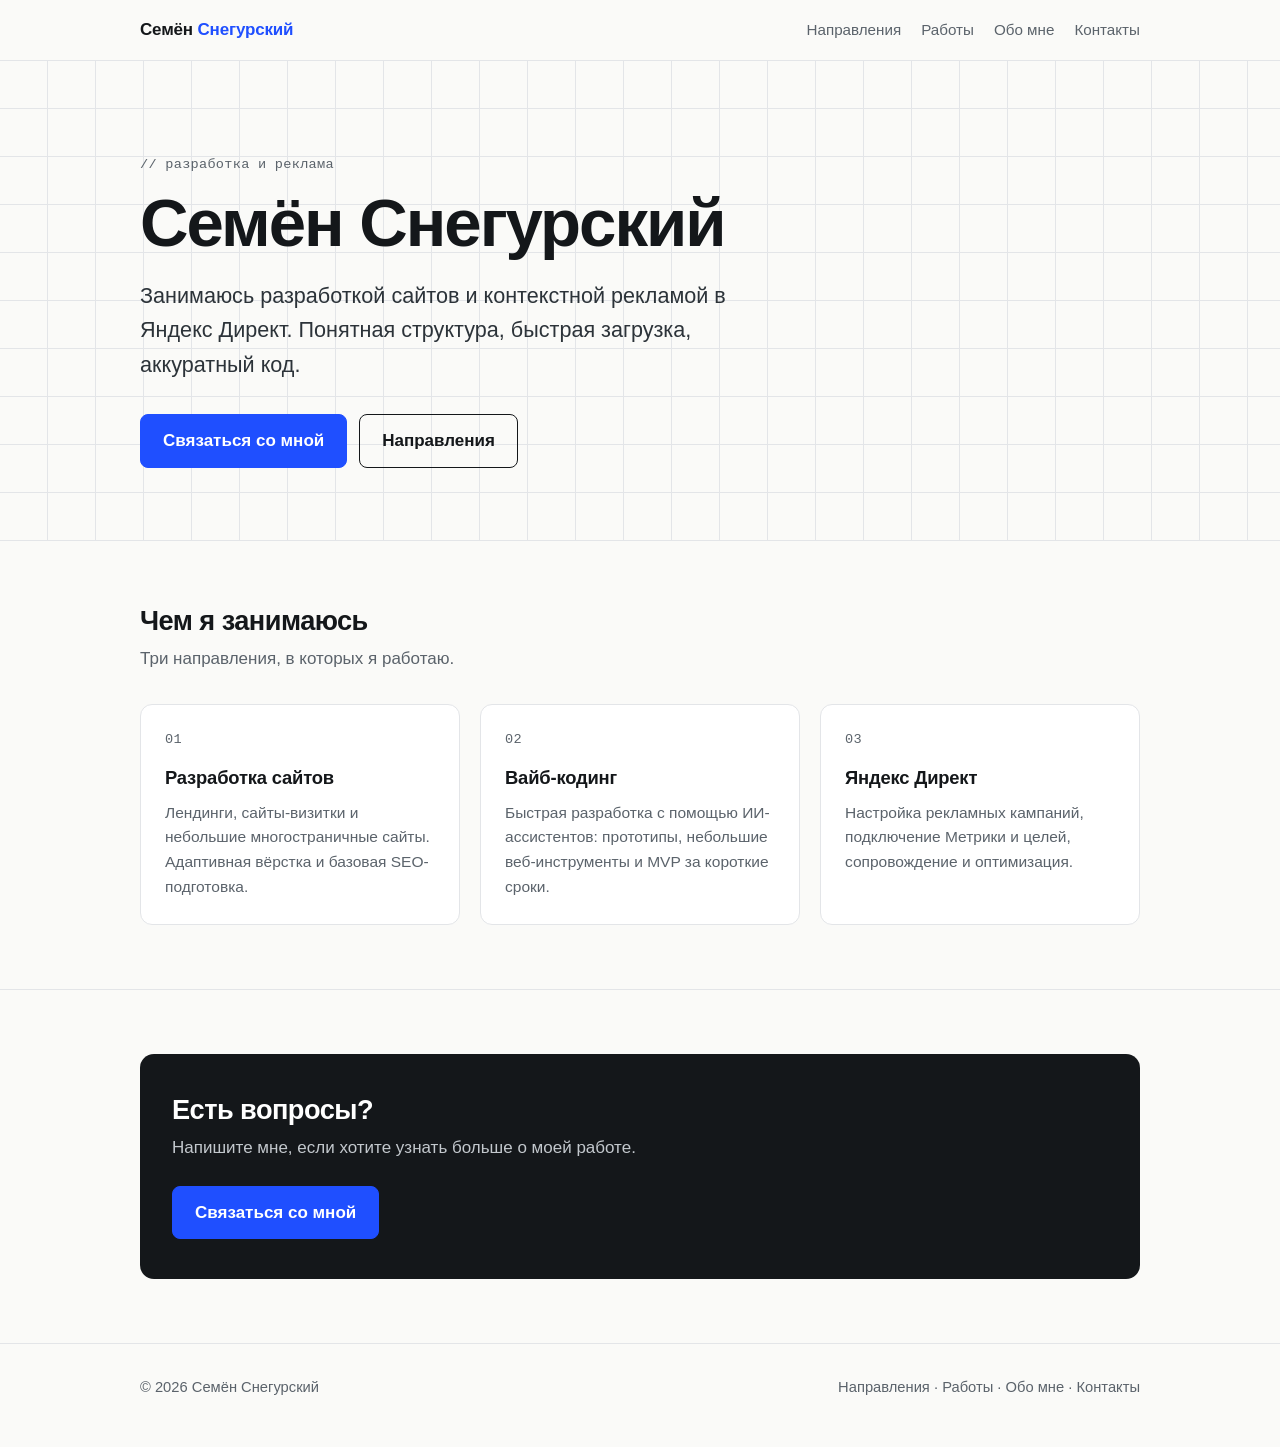
<file: index.html>
<!doctype html>
<html lang="ru">
<head>
  <meta charset="utf-8">
  <meta name="viewport" content="width=device-width, initial-scale=1">
  <meta name="yandex-verification" content="9cc241d1a49b27db" />
  <title>Семён Снегурский — разработка сайтов и Яндекс Директ</title>
  <meta name="description" content="Семён Снегурский — разработчик сайтов. Создаю сайты, занимаюсь вайб-кодингом и настраиваю рекламу в Яндекс Директ.">
  <link rel="canonical" href="https://snegursky.ru/">
  <meta property="og:type" content="website">
  <meta property="og:locale" content="ru_RU">
  <meta property="og:site_name" content="Семён Снегурский">
  <meta property="og:title" content="Семён Снегурский — разработка сайтов и Яндекс Директ">
  <meta property="og:description" content="Разработчик сайтов: сайты, вайб-кодинг, реклама в Яндекс Директ.">
  <meta property="og:url" content="https://snegursky.ru/">
  <meta property="og:image" content="https://snegursky.ru/og-image.png">
  <meta property="og:image:width" content="1200">
  <meta property="og:image:height" content="630">
  <meta name="twitter:card" content="summary_large_image">
  <link rel="stylesheet" href="style.css">
  <link rel="icon" href="/favicon.ico" sizes="any">
  <link rel="icon" href="/favicon.svg" type="image/svg+xml">
  <link rel="icon" type="image/png" sizes="32x32" href="/favicon-32.png">
  <link rel="icon" type="image/png" sizes="120x120" href="/favicon-120.png">
  <link rel="apple-touch-icon" href="/apple-touch-icon.png">
  <link rel="manifest" href="/site.webmanifest">
  <meta name="theme-color" content="#1f4fff">

  <!-- TODO: когда появятся профили (GitHub, Habr Career, VK, Telegram, Яндекс Бизнес),
       добавьте их ссылки в "sameAs" ниже и в блок Person на странице about.html -->
  <script type="application/ld+json">
  {
    "@context": "https://schema.org",
    "@graph": [
      {
        "@type": "WebSite",
        "name": "Семён Снегурский",
        "alternateName": "Семен Снегурский",
        "url": "https://snegursky.ru/",
        "inLanguage": "ru"
      },
      {
        "@type": "Person",
        "name": "Семён Снегурский",
        "alternateName": ["Семен Снегурский", "Semyon Snegursky"],
        "givenName": "Семён",
        "familyName": "Снегурский",
        "jobTitle": "Разработчик сайтов, специалист по Яндекс Директ",
        "url": "https://snegursky.ru/",
        "knowsAbout": ["Разработка сайтов", "Вайб-кодинг", "Яндекс Директ", "Контекстная реклама"]
      }
    ]
  }
  </script>
</head>
<body>

<header class="site-header">
  <div class="wrap">
    <a class="logo" href="/">Семён <span>Снегурский</span></a>
    <nav class="nav" aria-label="Основное меню">
      <a href="services.html">Направления</a>
      <a href="cases.html">Работы</a>
      <a href="about.html">Обо мне</a>
      <a href="contacts.html">Контакты</a>
    </nav>
  </div>
</header>

<main>
  <div class="hero">
    <div class="wrap">
      <span class="mono">// разработка и реклама</span>
      <h1>Семён Снегурский</h1>
      <p class="lead">Занимаюсь разработкой сайтов и контекстной рекламой в Яндекс Директ. Понятная структура, быстрая загрузка, аккуратный код.</p>
      <div class="actions">
        <a class="btn" href="contacts.html">Связаться со мной</a>
        <a class="btn ghost" href="services.html">Направления</a>
      </div>
    </div>
  </div>

  <section>
    <div class="wrap">
      <h2>Чем я занимаюсь</h2>
      <p class="section-sub">Три направления, в которых я работаю.</p>
      <div class="grid">
        <div class="card">
          <span class="tag mono">01</span>
          <h3>Разработка сайтов</h3>
          <p>Лендинги, сайты-визитки и небольшие многостраничные сайты. Адаптивная вёрстка и базовая SEO-подготовка.</p>
        </div>
        <div class="card">
          <span class="tag mono">02</span>
          <h3>Вайб-кодинг</h3>
          <p>Быстрая разработка с помощью ИИ-ассистентов: прототипы, небольшие веб-инструменты и MVP за короткие сроки.</p>
        </div>
        <div class="card">
          <span class="tag mono">03</span>
          <h3>Яндекс Директ</h3>
          <p>Настройка рекламных кампаний, подключение Метрики и целей, сопровождение и оптимизация.</p>
        </div>
      </div>
    </div>
  </section>

  <section>
    <div class="wrap">
      <div class="cta">
        <h2>Есть вопросы?</h2>
        <p>Напишите мне, если хотите узнать больше о моей работе.</p>
        <div class="actions">
          <a class="btn" href="contacts.html">Связаться со мной</a>
        </div>
      </div>
    </div>
  </section>
</main>

<footer class="site-footer">
  <div class="wrap">
    <span>© 2026 Семён Снегурский</span>
    <span><a href="services.html">Направления</a> · <a href="cases.html">Работы</a> · <a href="about.html">Обо мне</a> · <a href="contacts.html">Контакты</a></span>
  </div>
</footer>

</body>
</html>
</file>
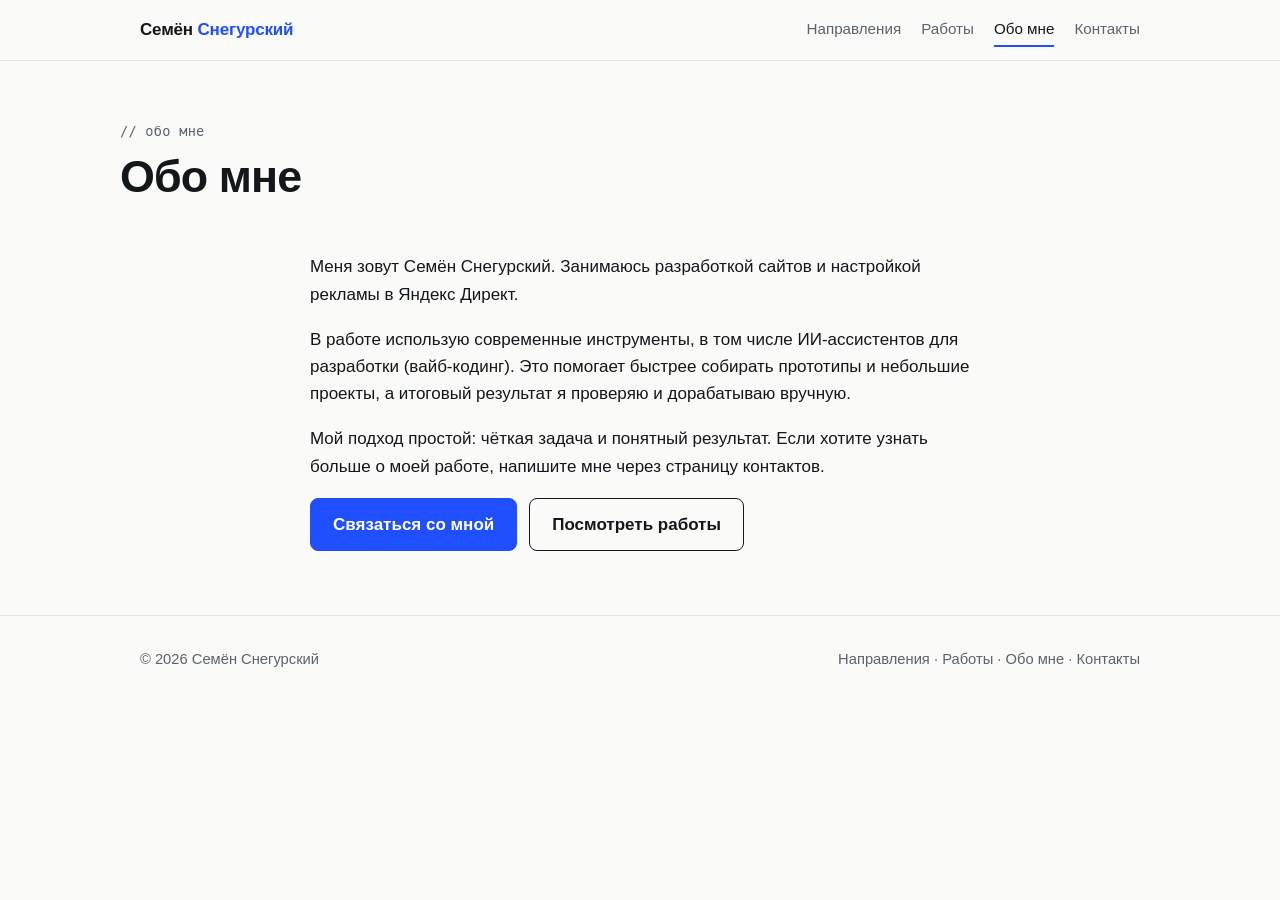
<file: about.html>
<!doctype html>
<html lang="ru">
<head>
  <meta charset="utf-8">
  <meta name="viewport" content="width=device-width, initial-scale=1">
  <title>Обо мне — Семён Снегурский</title>
  <meta name="description" content="Семён Снегурский — разработчик сайтов. Делаю сайты, использую ИИ в разработке и настраиваю рекламу в Яндекс Директ.">
  <link rel="canonical" href="https://snegursky.ru/about.html">
  <meta property="og:type" content="profile">
  <meta property="og:locale" content="ru_RU">
  <meta property="og:site_name" content="Семён Снегурский">
  <meta property="og:title" content="Обо мне — Семён Снегурский">
  <meta property="og:description" content="Разработчик сайтов.">
  <meta property="og:url" content="https://snegursky.ru/about.html">
  <meta property="og:image" content="https://snegursky.ru/og-image.png">
  <meta property="og:image:width" content="1200">
  <meta property="og:image:height" content="630">
  <meta name="twitter:card" content="summary_large_image">
  <link rel="stylesheet" href="style.css">
  <link rel="icon" href="/favicon.ico" sizes="any">
  <link rel="icon" href="/favicon.svg" type="image/svg+xml">
  <link rel="icon" type="image/png" sizes="32x32" href="/favicon-32.png">
  <link rel="icon" type="image/png" sizes="120x120" href="/favicon-120.png">
  <link rel="apple-touch-icon" href="/apple-touch-icon.png">
  <link rel="manifest" href="/site.webmanifest">
  <meta name="theme-color" content="#1f4fff">

  <!-- TODO: добавьте "sameAs" со ссылками на ваши профили, когда они будут созданы -->
  <script type="application/ld+json">
  {
    "@context": "https://schema.org",
    "@type": "ProfilePage",
    "mainEntity": {
      "@type": "Person",
      "name": "Семён Снегурский",
      "alternateName": ["Семен Снегурский", "Semyon Snegursky"],
      "givenName": "Семён",
      "familyName": "Снегурский",
      "jobTitle": "Разработчик сайтов, специалист по Яндекс Директ",
      "url": "https://snegursky.ru/about.html"
    }
  }
  </script>
</head>
<body>

<header class="site-header">
  <div class="wrap">
    <a class="logo" href="/">Семён <span>Снегурский</span></a>
    <nav class="nav" aria-label="Основное меню">
      <a href="services.html">Направления</a>
      <a href="cases.html">Работы</a>
      <a class="active" href="about.html">Обо мне</a>
      <a href="contacts.html">Контакты</a>
    </nav>
  </div>
</header>

<main>
  <div class="wrap page-head">
    <span class="mono">// обо мне</span>
    <h1>Обо мне</h1>
  </div>

  <section style="padding-top: 16px;">
    <div class="wrap prose">
      <p>Меня зовут Семён Снегурский. Занимаюсь разработкой сайтов и настройкой рекламы в Яндекс Директ.</p>
      <p>В работе использую современные инструменты, в том числе ИИ-ассистентов для разработки (вайб-кодинг). Это помогает быстрее собирать прототипы и небольшие проекты, а итоговый результат я проверяю и дорабатываю вручную.</p>
      <p>Мой подход простой: чёткая задача и понятный результат. Если хотите узнать больше о моей работе, напишите мне через страницу контактов.</p>
      <div class="actions">
        <a class="btn" href="contacts.html">Связаться со мной</a>
        <a class="btn ghost" href="cases.html">Посмотреть работы</a>
      </div>
    </div>
  </section>
</main>

<footer class="site-footer">
  <div class="wrap">
    <span>© 2026 Семён Снегурский</span>
    <span><a href="services.html">Направления</a> · <a href="cases.html">Работы</a> · <a href="about.html">Обо мне</a> · <a href="contacts.html">Контакты</a></span>
  </div>
</footer>

</body>
</html>
</file>
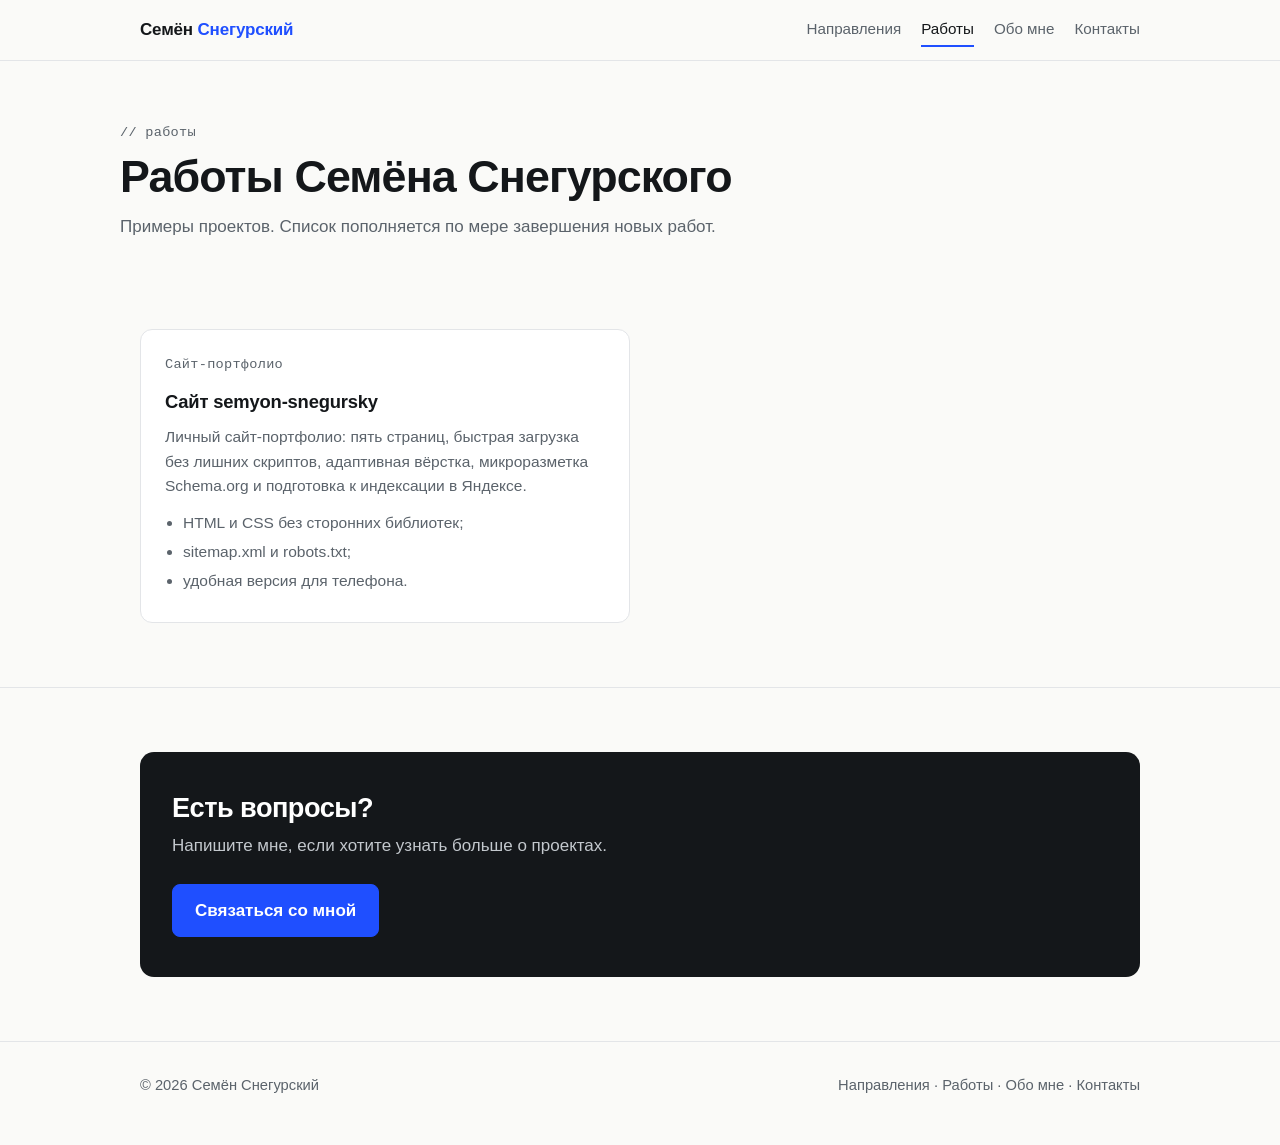
<file: cases.html>
<!doctype html>
<html lang="ru">
<head>
  <meta charset="utf-8">
  <meta name="viewport" content="width=device-width, initial-scale=1">
  <title>Работы — Семён Снегурский, разработчик сайтов</title>
  <meta name="description" content="Работы Семёна Снегурского: примеры сайтов и проектов по разработке и рекламе в Яндекс Директ.">
  <link rel="canonical" href="https://snegursky.ru/cases.html">
  <meta property="og:type" content="website">
  <meta property="og:locale" content="ru_RU">
  <meta property="og:site_name" content="Семён Снегурский">
  <meta property="og:title" content="Работы — Семён Снегурский">
  <meta property="og:description" content="Примеры сайтов и проектов.">
  <meta property="og:url" content="https://snegursky.ru/cases.html">
  <meta property="og:image" content="https://snegursky.ru/og-image.png">
  <meta property="og:image:width" content="1200">
  <meta property="og:image:height" content="630">
  <meta name="twitter:card" content="summary_large_image">
  <link rel="stylesheet" href="style.css">
  <link rel="icon" href="/favicon.ico" sizes="any">
  <link rel="icon" href="/favicon.svg" type="image/svg+xml">
  <link rel="icon" type="image/png" sizes="32x32" href="/favicon-32.png">
  <link rel="icon" type="image/png" sizes="120x120" href="/favicon-120.png">
  <link rel="apple-touch-icon" href="/apple-touch-icon.png">
  <link rel="manifest" href="/site.webmanifest">
  <meta name="theme-color" content="#1f4fff">
</head>
<body>

<header class="site-header">
  <div class="wrap">
    <a class="logo" href="/">Семён <span>Снегурский</span></a>
    <nav class="nav" aria-label="Основное меню">
      <a href="services.html">Направления</a>
      <a class="active" href="cases.html">Работы</a>
      <a href="about.html">Обо мне</a>
      <a href="contacts.html">Контакты</a>
    </nav>
  </div>
</header>

<main>
  <div class="wrap page-head">
    <span class="mono">// работы</span>
    <h1>Работы Семёна Снегурского</h1>
    <p>Примеры проектов. Список пополняется по мере завершения новых работ.</p>
  </div>

  <section>
    <div class="wrap">
      <div class="grid two">
        <div class="card">
          <span class="tag mono">Сайт-портфолио</span>
          <h3>Сайт semyon-snegursky</h3>
          <p>Личный сайт-портфолио: пять страниц, быстрая загрузка без лишних скриптов, адаптивная вёрстка, микроразметка Schema.org и подготовка к индексации в Яндексе.</p>
          <ul>
            <li>HTML и CSS без сторонних библиотек;</li>
            <li>sitemap.xml и robots.txt;</li>
            <li>удобная версия для телефона.</li>
          </ul>
        </div>

        <!-- TODO: добавьте сюда свои реальные проекты по образцу карточки выше.
        <div class="card">
          <span class="tag mono">Тип проекта</span>
          <h3>Название проекта</h3>
          <p>Что нужно было сделать и какой получился результат.</p>
          <ul>
            <li>что сделано;</li>
            <li>результат или цифры, если есть.</li>
          </ul>
        </div>
        -->
      </div>
    </div>
  </section>

  <section>
    <div class="wrap">
      <div class="cta">
        <h2>Есть вопросы?</h2>
        <p>Напишите мне, если хотите узнать больше о проектах.</p>
        <div class="actions">
          <a class="btn" href="contacts.html">Связаться со мной</a>
        </div>
      </div>
    </div>
  </section>
</main>

<footer class="site-footer">
  <div class="wrap">
    <span>© 2026 Семён Снегурский</span>
    <span><a href="services.html">Направления</a> · <a href="cases.html">Работы</a> · <a href="about.html">Обо мне</a> · <a href="contacts.html">Контакты</a></span>
  </div>
</footer>

</body>
</html>
</file>
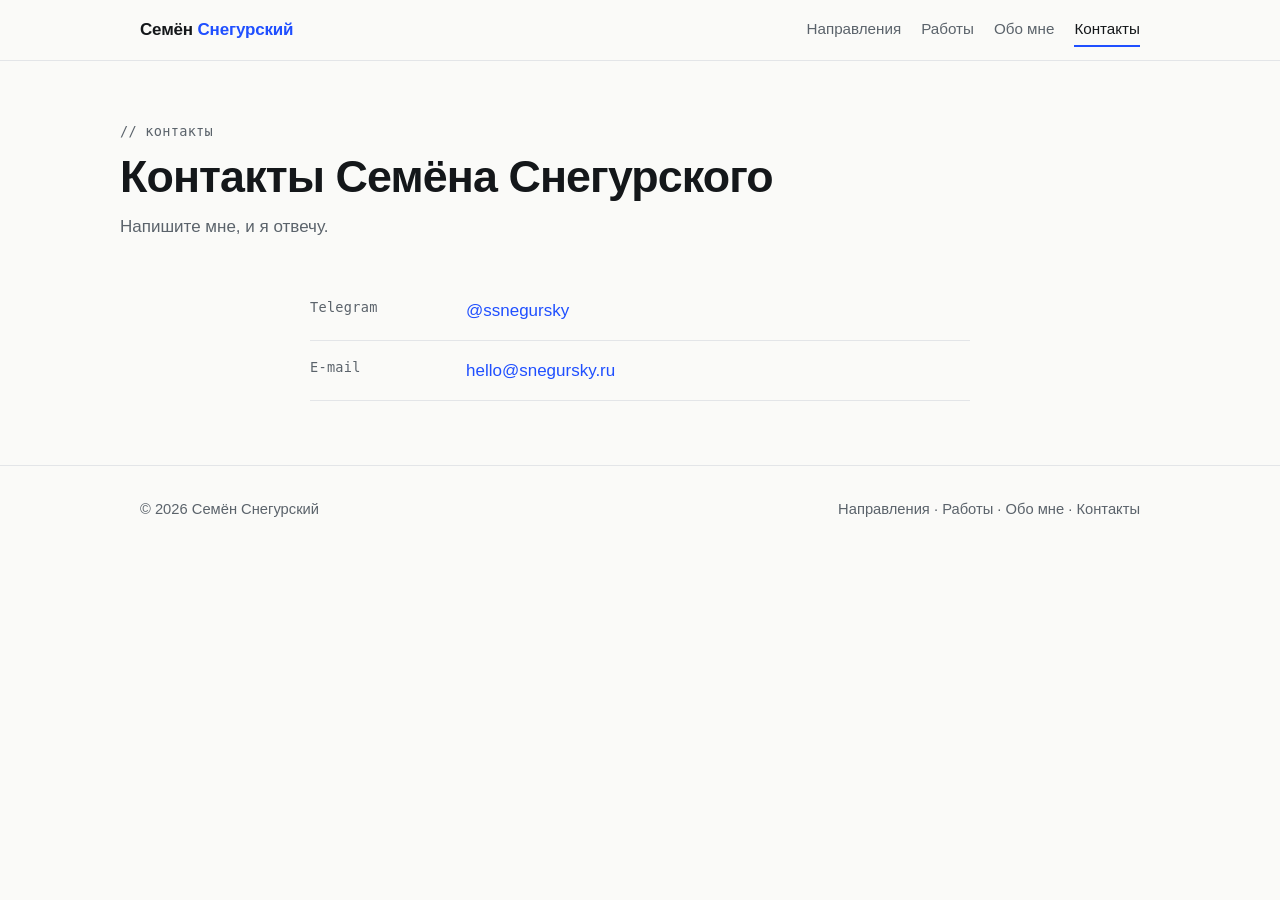
<file: contacts.html>
<!doctype html>
<html lang="ru">
<head>
  <meta charset="utf-8">
  <meta name="viewport" content="width=device-width, initial-scale=1">
  <title>Контакты — Семён Снегурский</title>
  <meta name="description" content="Контакты Семёна Снегурского: связаться по вопросам разработки сайтов и рекламы в Яндекс Директ.">
  <link rel="canonical" href="https://snegursky.ru/contacts.html">
  <meta property="og:type" content="website">
  <meta property="og:locale" content="ru_RU">
  <meta property="og:site_name" content="Семён Снегурский">
  <meta property="og:title" content="Контакты — Семён Снегурский">
  <meta property="og:description" content="Как связаться по вопросам разработки сайтов и рекламы.">
  <meta property="og:url" content="https://snegursky.ru/contacts.html">
  <meta property="og:image" content="https://snegursky.ru/og-image.png">
  <meta property="og:image:width" content="1200">
  <meta property="og:image:height" content="630">
  <meta name="twitter:card" content="summary_large_image">
  <link rel="stylesheet" href="style.css">
  <link rel="icon" href="/favicon.ico" sizes="any">
  <link rel="icon" href="/favicon.svg" type="image/svg+xml">
  <link rel="icon" type="image/png" sizes="32x32" href="/favicon-32.png">
  <link rel="icon" type="image/png" sizes="120x120" href="/favicon-120.png">
  <link rel="apple-touch-icon" href="/apple-touch-icon.png">
  <link rel="manifest" href="/site.webmanifest">
  <meta name="theme-color" content="#1f4fff">
</head>
<body>

<header class="site-header">
  <div class="wrap">
    <a class="logo" href="/">Семён <span>Снегурский</span></a>
    <nav class="nav" aria-label="Основное меню">
      <a href="services.html">Направления</a>
      <a href="cases.html">Работы</a>
      <a href="about.html">Обо мне</a>
      <a class="active" href="contacts.html">Контакты</a>
    </nav>
  </div>
</header>

<main>
  <div class="wrap page-head">
    <span class="mono">// контакты</span>
    <h1>Контакты Семёна Снегурского</h1>
    <p>Напишите мне, и я отвечу.</p>
  </div>

  <section style="padding-top: 16px;">
    <div class="wrap prose">
      <ul class="contact-list">
        <li><span class="label mono">Telegram</span><span><a href="https://t.me/ssnegursky">@ssnegursky</a></span></li>
        <li><span class="label mono">E-mail</span><span><a href="mailto:hello@snegursky.ru">hello@snegursky.ru</a></span></li>
      </ul>
    </div>
  </section>
</main>

<footer class="site-footer">
  <div class="wrap">
    <span>© 2026 Семён Снегурский</span>
    <span><a href="services.html">Направления</a> · <a href="cases.html">Работы</a> · <a href="about.html">Обо мне</a> · <a href="contacts.html">Контакты</a></span>
  </div>
</footer>

</body>
</html>
</file>
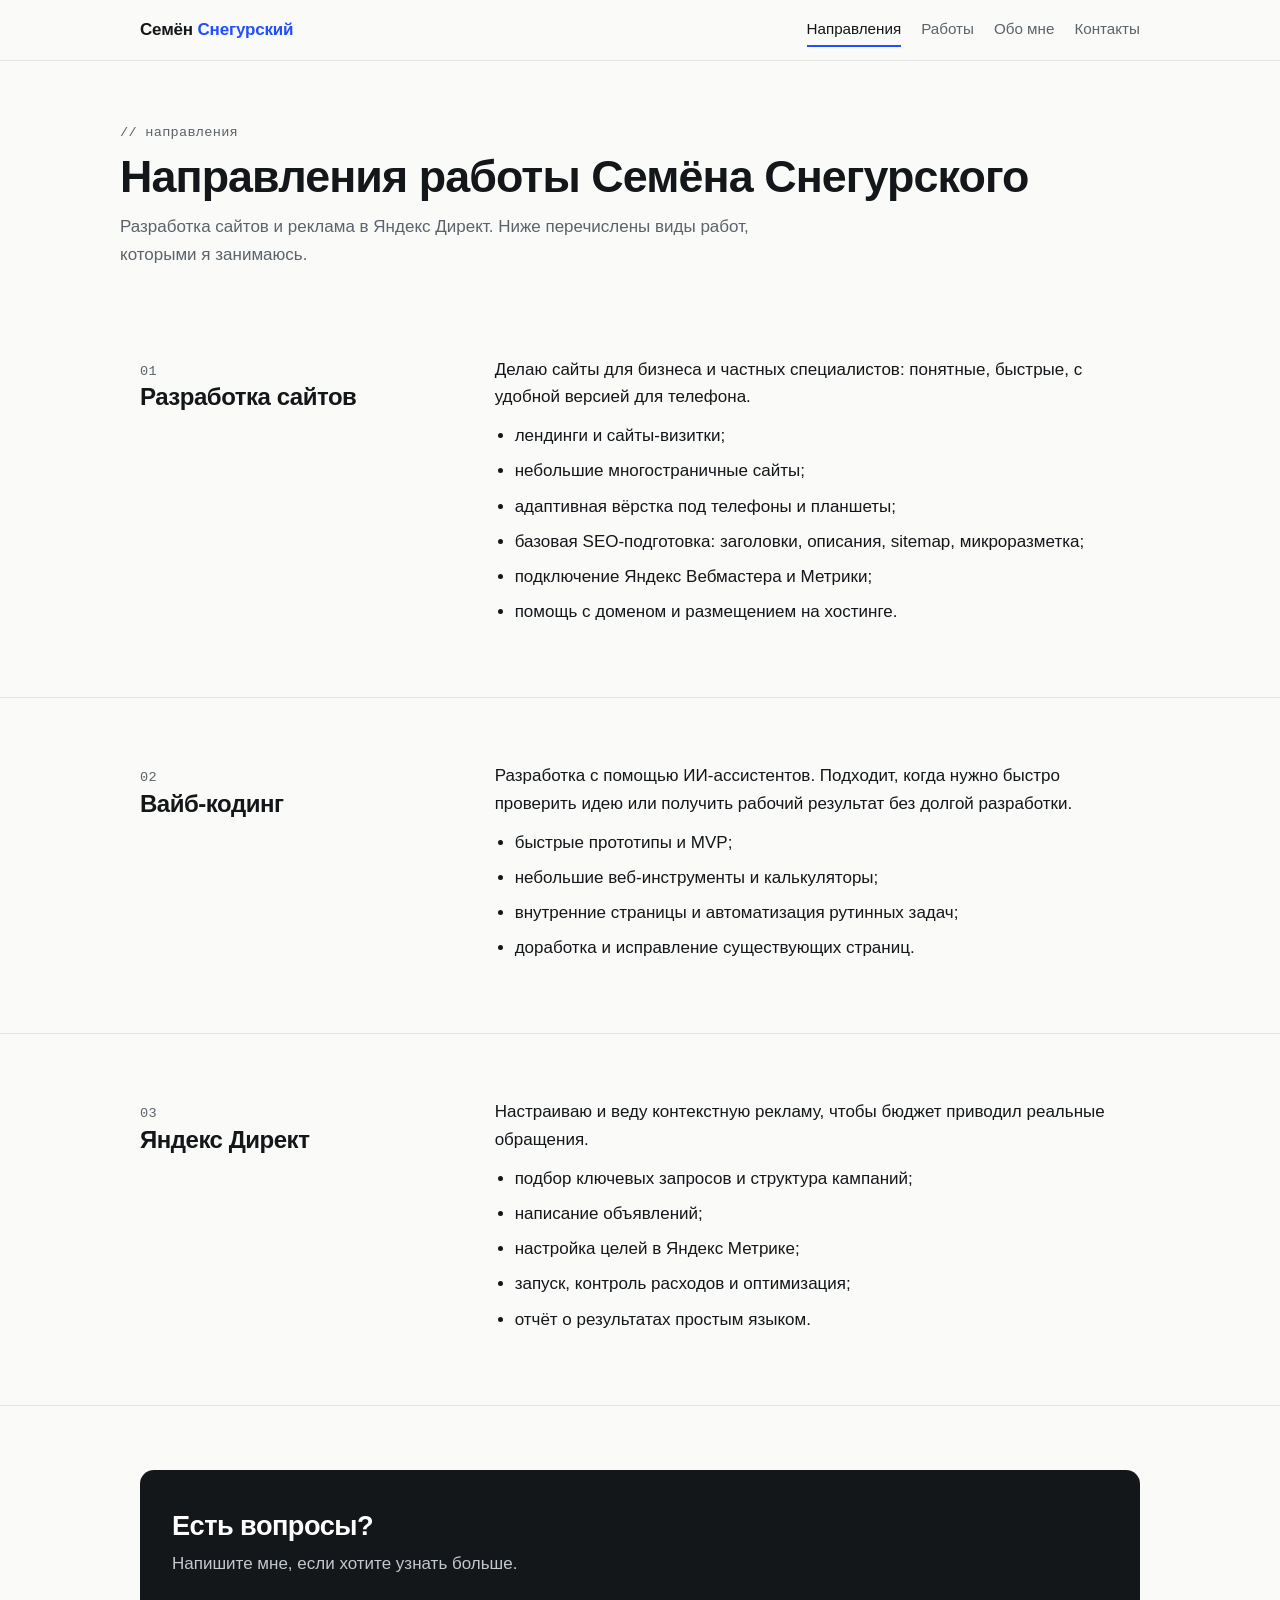
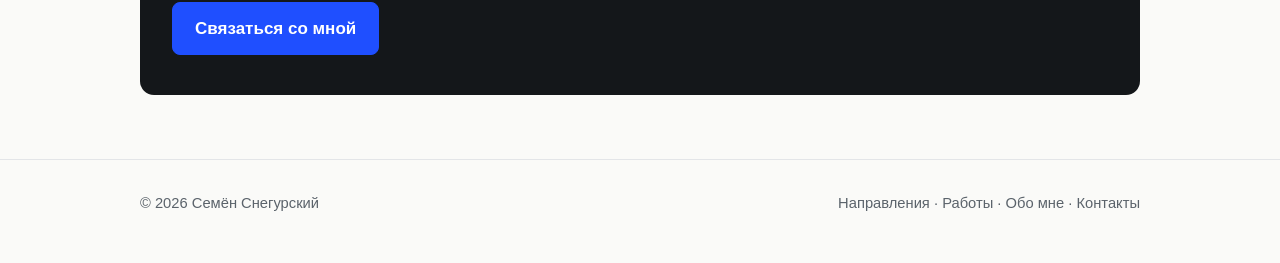
<file: services.html>
<!doctype html>
<html lang="ru">
<head>
  <meta charset="utf-8">
  <meta name="viewport" content="width=device-width, initial-scale=1">
  <title>Направления работы — Семён Снегурский: сайты, вайб-кодинг, Яндекс Директ</title>
  <meta name="description" content="Направления работы Семёна Снегурского: разработка сайтов, вайб-кодинг с ИИ и настройка рекламы в Яндекс Директ.">
  <link rel="canonical" href="https://snegursky.ru/services.html">
  <meta property="og:type" content="website">
  <meta property="og:locale" content="ru_RU">
  <meta property="og:site_name" content="Семён Снегурский">
  <meta property="og:title" content="Направления работы — Семён Снегурский">
  <meta property="og:description" content="Разработка сайтов, вайб-кодинг, Яндекс Директ.">
  <meta property="og:url" content="https://snegursky.ru/services.html">
  <meta property="og:image" content="https://snegursky.ru/og-image.png">
  <meta property="og:image:width" content="1200">
  <meta property="og:image:height" content="630">
  <meta name="twitter:card" content="summary_large_image">
  <link rel="stylesheet" href="style.css">
  <link rel="icon" href="/favicon.ico" sizes="any">
  <link rel="icon" href="/favicon.svg" type="image/svg+xml">
  <link rel="icon" type="image/png" sizes="32x32" href="/favicon-32.png">
  <link rel="icon" type="image/png" sizes="120x120" href="/favicon-120.png">
  <link rel="apple-touch-icon" href="/apple-touch-icon.png">
  <link rel="manifest" href="/site.webmanifest">
  <meta name="theme-color" content="#1f4fff">
</head>
<body>

<header class="site-header">
  <div class="wrap">
    <a class="logo" href="/">Семён <span>Снегурский</span></a>
    <nav class="nav" aria-label="Основное меню">
      <a class="active" href="services.html">Направления</a>
      <a href="cases.html">Работы</a>
      <a href="about.html">Обо мне</a>
      <a href="contacts.html">Контакты</a>
    </nav>
  </div>
</header>

<main>
  <div class="wrap page-head">
    <span class="mono">// направления</span>
    <h1>Направления работы Семёна Снегурского</h1>
    <p>Разработка сайтов и реклама в Яндекс Директ. Ниже перечислены виды работ, которыми я занимаюсь.</p>
  </div>

  <section>
    <div class="wrap service">
      <div>
        <span class="tag mono">01</span>
        <h2>Разработка сайтов</h2>
      </div>
      <div>
        <p>Делаю сайты для бизнеса и частных специалистов: понятные, быстрые, с удобной версией для телефона.</p>
        <ul>
          <li>лендинги и сайты-визитки;</li>
          <li>небольшие многостраничные сайты;</li>
          <li>адаптивная вёрстка под телефоны и планшеты;</li>
          <li>базовая SEO-подготовка: заголовки, описания, sitemap, микроразметка;</li>
          <li>подключение Яндекс Вебмастера и Метрики;</li>
          <li>помощь с доменом и размещением на хостинге.</li>
        </ul>
      </div>
    </div>
  </section>

  <section>
    <div class="wrap service">
      <div>
        <span class="tag mono">02</span>
        <h2>Вайб-кодинг</h2>
      </div>
      <div>
        <p>Разработка с помощью ИИ-ассистентов. Подходит, когда нужно быстро проверить идею или получить рабочий результат без долгой разработки.</p>
        <ul>
          <li>быстрые прототипы и MVP;</li>
          <li>небольшие веб-инструменты и калькуляторы;</li>
          <li>внутренние страницы и автоматизация рутинных задач;</li>
          <li>доработка и исправление существующих страниц.</li>
        </ul>
      </div>
    </div>
  </section>

  <section>
    <div class="wrap service">
      <div>
        <span class="tag mono">03</span>
        <h2>Яндекс Директ</h2>
      </div>
      <div>
        <p>Настраиваю и веду контекстную рекламу, чтобы бюджет приводил реальные обращения.</p>
        <ul>
          <li>подбор ключевых запросов и структура кампаний;</li>
          <li>написание объявлений;</li>
          <li>настройка целей в Яндекс Метрике;</li>
          <li>запуск, контроль расходов и оптимизация;</li>
          <li>отчёт о результатах простым языком.</li>
        </ul>
      </div>
    </div>
  </section>

  <section>
    <div class="wrap">
      <div class="cta">
        <h2>Есть вопросы?</h2>
        <p>Напишите мне, если хотите узнать больше.</p>
        <div class="actions">
          <a class="btn" href="contacts.html">Связаться со мной</a>
        </div>
      </div>
    </div>
  </section>
</main>

<footer class="site-footer">
  <div class="wrap">
    <span>© 2026 Семён Снегурский</span>
    <span><a href="services.html">Направления</a> · <a href="cases.html">Работы</a> · <a href="about.html">Обо мне</a> · <a href="contacts.html">Контакты</a></span>
  </div>
</footer>

</body>
</html>
</file>
<file: style.css>
:root {
  --bg: #fafaf8;
  --fg: #14171a;
  --muted: #5b636b;
  --line: #e3e5e8;
  --card: #ffffff;
  --accent: #1f4fff;
  --accent-dark: #1639c4;
  --max: 1040px;
}

* { box-sizing: border-box; }

html { scroll-behavior: smooth; }

body {
  margin: 0;
  background: var(--bg);
  color: var(--fg);
  font-family: -apple-system, BlinkMacSystemFont, "Segoe UI", Roboto, "Helvetica Neue", Arial, sans-serif;
  font-size: 17px;
  line-height: 1.6;
  -webkit-font-smoothing: antialiased;
}

a { color: var(--accent); text-decoration: none; }
a:hover { text-decoration: underline; }

.wrap { max-width: var(--max); margin: 0 auto; padding: 0 20px; }

.mono {
  font-family: ui-monospace, SFMono-Regular, Menlo, Consolas, monospace;
  font-size: 0.85rem;
  letter-spacing: 0.02em;
  color: var(--muted);
}

/* Header */
.site-header {
  position: sticky;
  top: 0;
  z-index: 10;
  background: rgba(250, 250, 248, 0.92);
  backdrop-filter: blur(8px);
  border-bottom: 1px solid var(--line);
}
.site-header .wrap {
  display: flex;
  align-items: center;
  justify-content: space-between;
  gap: 16px;
  min-height: 60px;
  flex-wrap: wrap;
}
.logo { font-weight: 700; color: var(--fg); letter-spacing: -0.01em; }
.logo:hover { text-decoration: none; }
.logo span { color: var(--accent); }
.nav { display: flex; gap: 20px; flex-wrap: wrap; font-size: 0.95rem; }
.nav a { color: var(--muted); padding: 4px 0; }
.nav a:hover { color: var(--fg); text-decoration: none; }
.nav a.active { color: var(--fg); border-bottom: 2px solid var(--accent); }

/* Hero */
.hero {
  padding: 88px 0 72px;
  border-bottom: 1px solid var(--line);
  background-image:
    linear-gradient(var(--line) 1px, transparent 1px),
    linear-gradient(90deg, var(--line) 1px, transparent 1px);
  background-size: 48px 48px;
  background-position: -1px -1px;
}
.hero .wrap { position: relative; }
.hero h1 {
  font-size: clamp(2.4rem, 7vw, 4.2rem);
  line-height: 1.05;
  letter-spacing: -0.03em;
  margin: 12px 0 20px;
}
.hero .lead {
  font-size: clamp(1.1rem, 2.4vw, 1.35rem);
  max-width: 640px;
  color: #2c3339;
  margin: 0 0 32px;
}

.page-head { padding: 56px 0 24px; }
.page-head h1 {
  font-size: clamp(2rem, 5vw, 2.8rem);
  letter-spacing: -0.02em;
  line-height: 1.1;
  margin: 8px 0 12px;
}
.page-head p { color: var(--muted); max-width: 640px; margin: 0; }

/* Buttons */
.btn {
  display: inline-block;
  padding: 12px 22px;
  border-radius: 8px;
  background: var(--accent);
  color: #fff;
  font-weight: 600;
  border: 1px solid var(--accent);
}
.btn:hover { background: var(--accent-dark); text-decoration: none; }
.btn.ghost { background: transparent; color: var(--fg); border-color: var(--fg); }
.btn.ghost:hover { background: var(--fg); color: #fff; }
.actions { display: flex; gap: 12px; flex-wrap: wrap; }

/* Sections */
section { padding: 64px 0; }
section + section { border-top: 1px solid var(--line); }
h2 { font-size: 1.7rem; letter-spacing: -0.02em; margin: 0 0 8px; line-height: 1.2; }
.section-sub { color: var(--muted); margin: 0 0 32px; max-width: 620px; }

.grid { display: grid; gap: 20px; grid-template-columns: repeat(3, 1fr); }
.grid.two { grid-template-columns: repeat(2, 1fr); }

.card {
  background: var(--card);
  border: 1px solid var(--line);
  border-radius: 12px;
  padding: 24px;
}
.card h3 { margin: 0 0 8px; font-size: 1.15rem; letter-spacing: -0.01em; }
.card p { margin: 0; color: var(--muted); font-size: 0.97rem; }
.card ul { margin: 12px 0 0; padding-left: 18px; color: var(--muted); font-size: 0.97rem; }
.card li { margin-bottom: 4px; }
.card .tag { margin-bottom: 12px; display: block; }

.steps { counter-reset: step; display: grid; gap: 20px; grid-template-columns: repeat(3, 1fr); }
.step { border-top: 2px solid var(--fg); padding-top: 16px; }
.step::before {
  counter-increment: step;
  content: "0" counter(step);
  font-family: ui-monospace, SFMono-Regular, Menlo, Consolas, monospace;
  color: var(--accent);
  font-size: 0.9rem;
}
.step h3 { margin: 4px 0 6px; font-size: 1.1rem; }
.step p { margin: 0; color: var(--muted); font-size: 0.97rem; }

/* Service blocks */
.service { display: grid; grid-template-columns: 1fr 2fr; gap: 32px; }
.service h2 { font-size: 1.5rem; }
.service ul { margin: 0; padding-left: 20px; }
.service li { margin-bottom: 8px; }
.service p { margin: 0 0 12px; }

/* Text pages */
.prose { max-width: 700px; }
.prose p { margin: 0 0 18px; }
.contact-list { list-style: none; padding: 0; margin: 0; }
.contact-list li { padding: 16px 0; border-bottom: 1px solid var(--line); display: flex; gap: 16px; flex-wrap: wrap; }
.contact-list .label { width: 140px; color: var(--muted); }

.cta { background: var(--fg); color: #fff; border-radius: 14px; padding: 40px 32px; }
.cta h2 { color: #fff; }
.cta p { color: #c3c8cd; margin: 0 0 24px; max-width: 560px; }
.cta .btn.ghost { color: #fff; border-color: #fff; }
.cta .btn.ghost:hover { background: #fff; color: var(--fg); }

/* Footer */
.site-footer { border-top: 1px solid var(--line); padding: 32px 0 48px; color: var(--muted); font-size: 0.92rem; }
.site-footer .wrap { display: flex; justify-content: space-between; gap: 16px; flex-wrap: wrap; }
.site-footer a { color: var(--muted); }

@media (max-width: 820px) {
  .grid, .grid.two, .steps { grid-template-columns: 1fr; }
  .service { grid-template-columns: 1fr; gap: 12px; }
  .hero { padding: 56px 0 48px; }
  section { padding: 48px 0; }
  .contact-list .label { width: 100%; }
}
</file>
